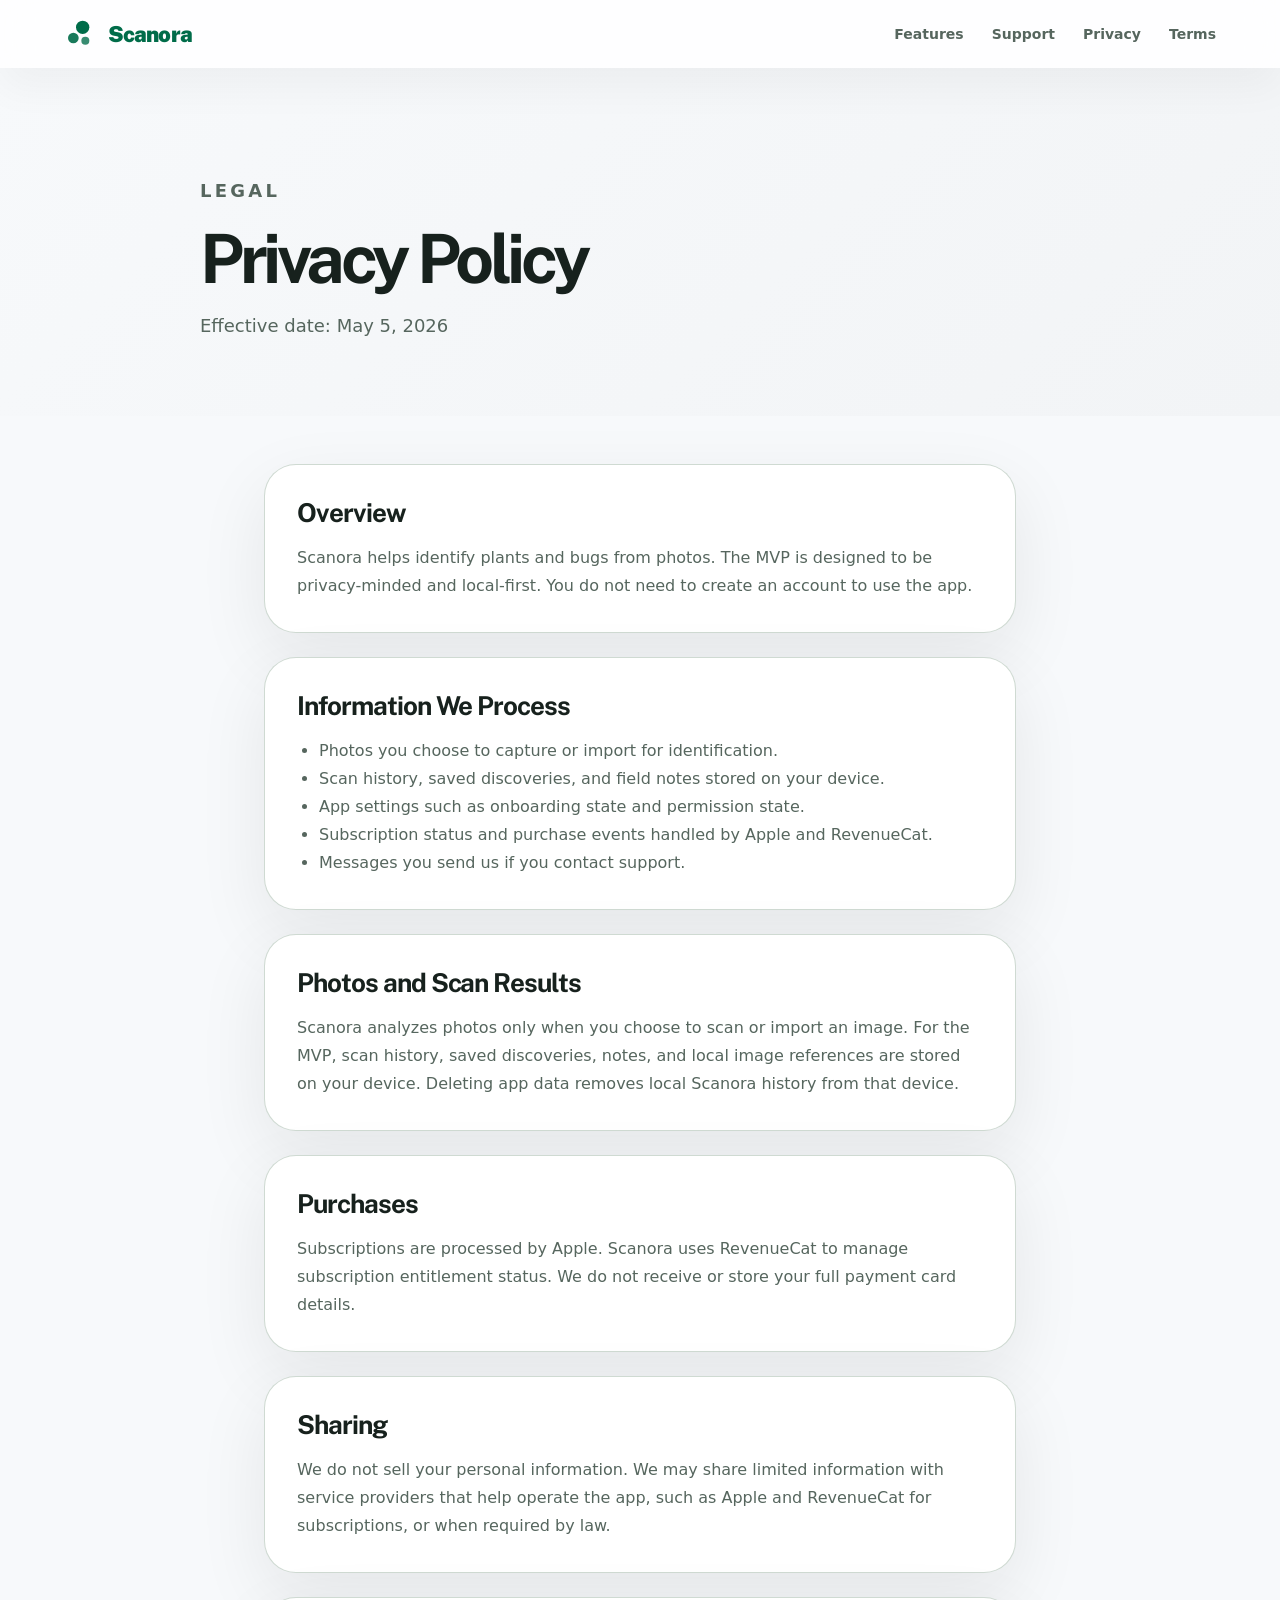
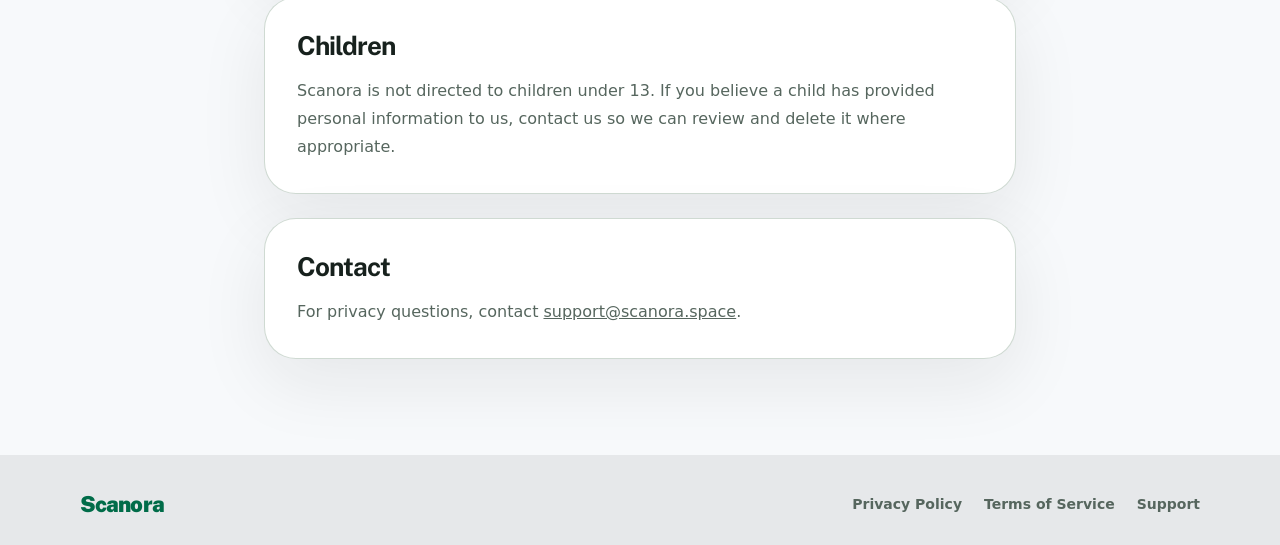
<file: privacy/index.html>
<!doctype html>
<html lang="en">
  <head>
    <meta charset="utf-8" />
    <meta http-equiv="refresh" content="0; url=../privacy.html" />
    <link rel="canonical" href="https://scanora.space/privacy.html" />
    <title>Privacy Policy - Scanora</title>
  </head>
  <body>
    <p><a href="../privacy.html">Privacy Policy</a></p>
  </body>
</html>
</file>
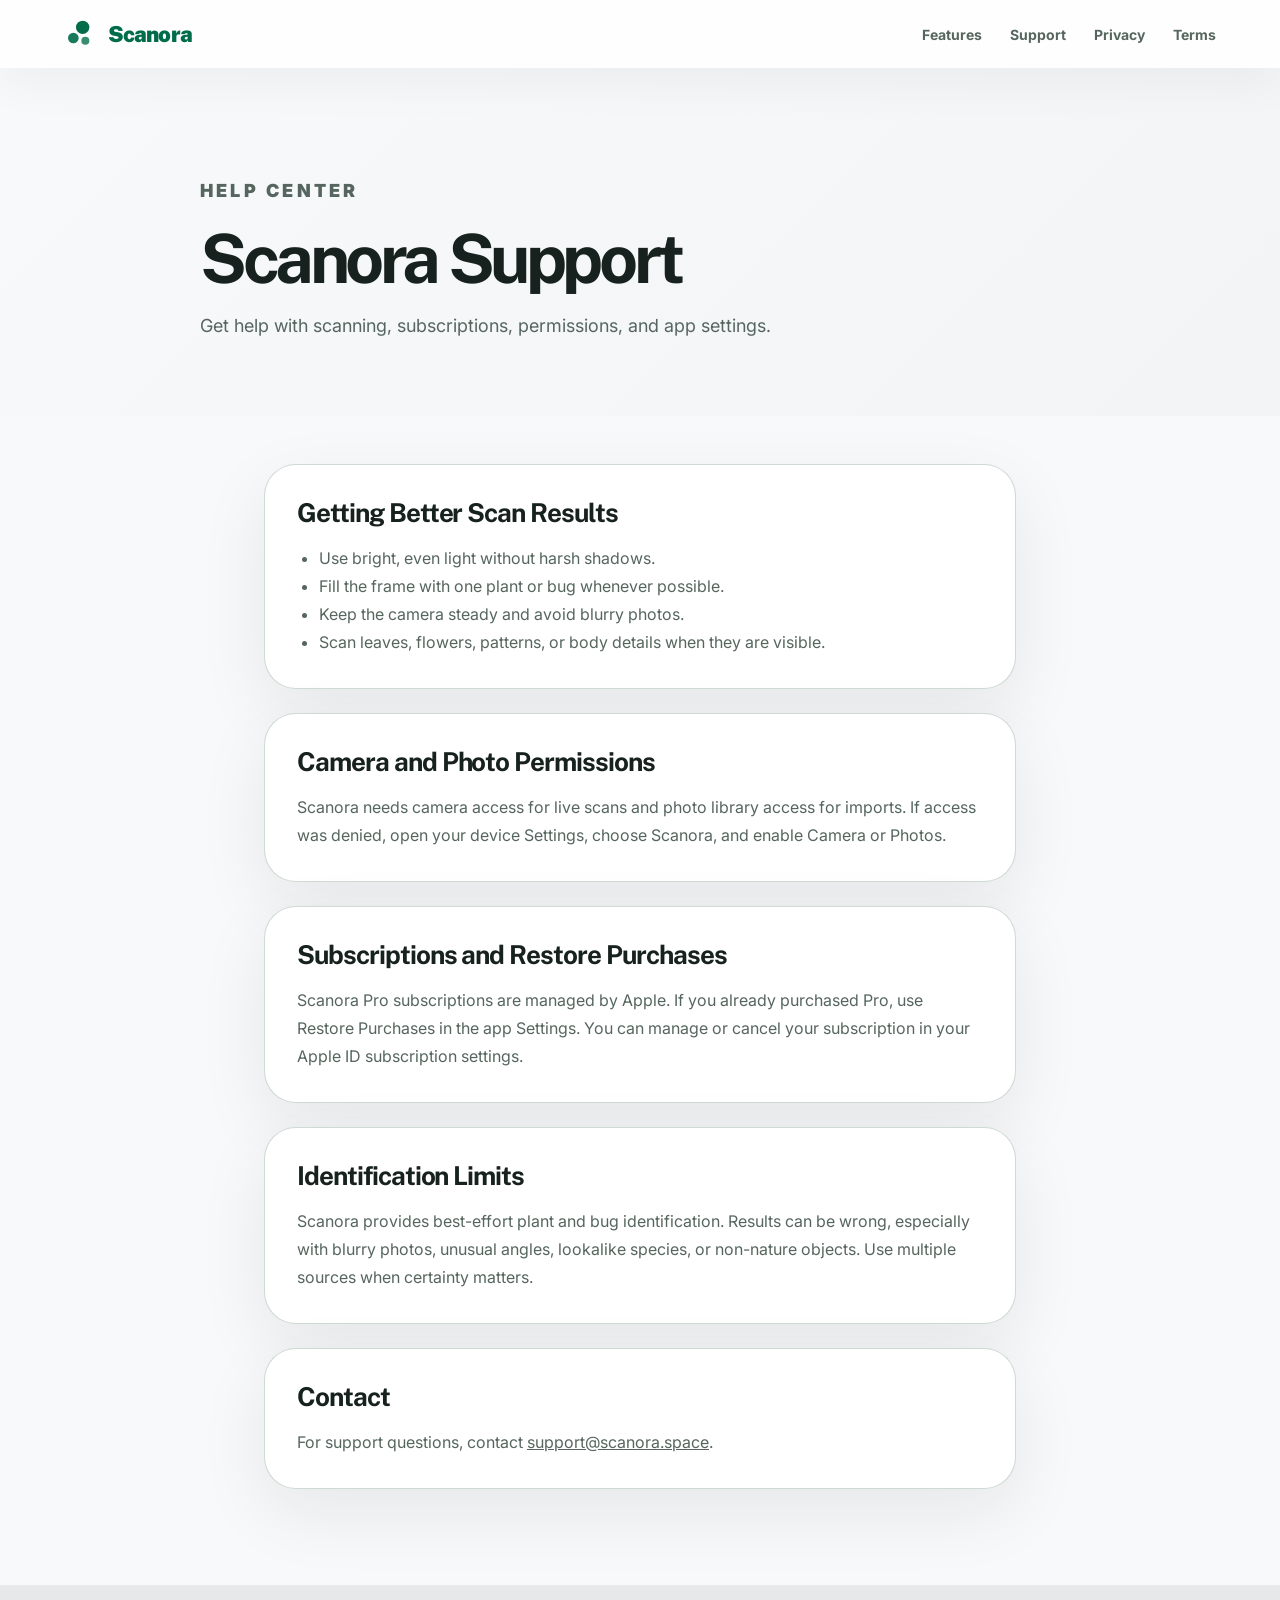
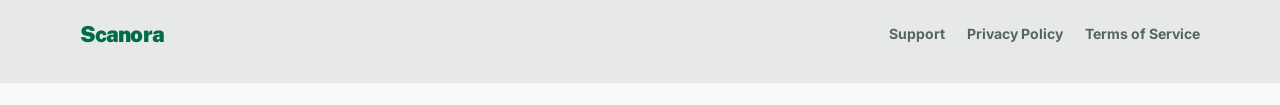
<file: support/index.html>
<!doctype html>
<html lang="en">
  <head>
    <meta charset="utf-8" />
    <meta http-equiv="refresh" content="0; url=../support.html" />
    <link rel="canonical" href="https://scanora.space/support.html" />
    <title>Support - Scanora</title>
  </head>
  <body>
    <p><a href="../support.html">Scanora Support</a></p>
  </body>
</html>
</file>
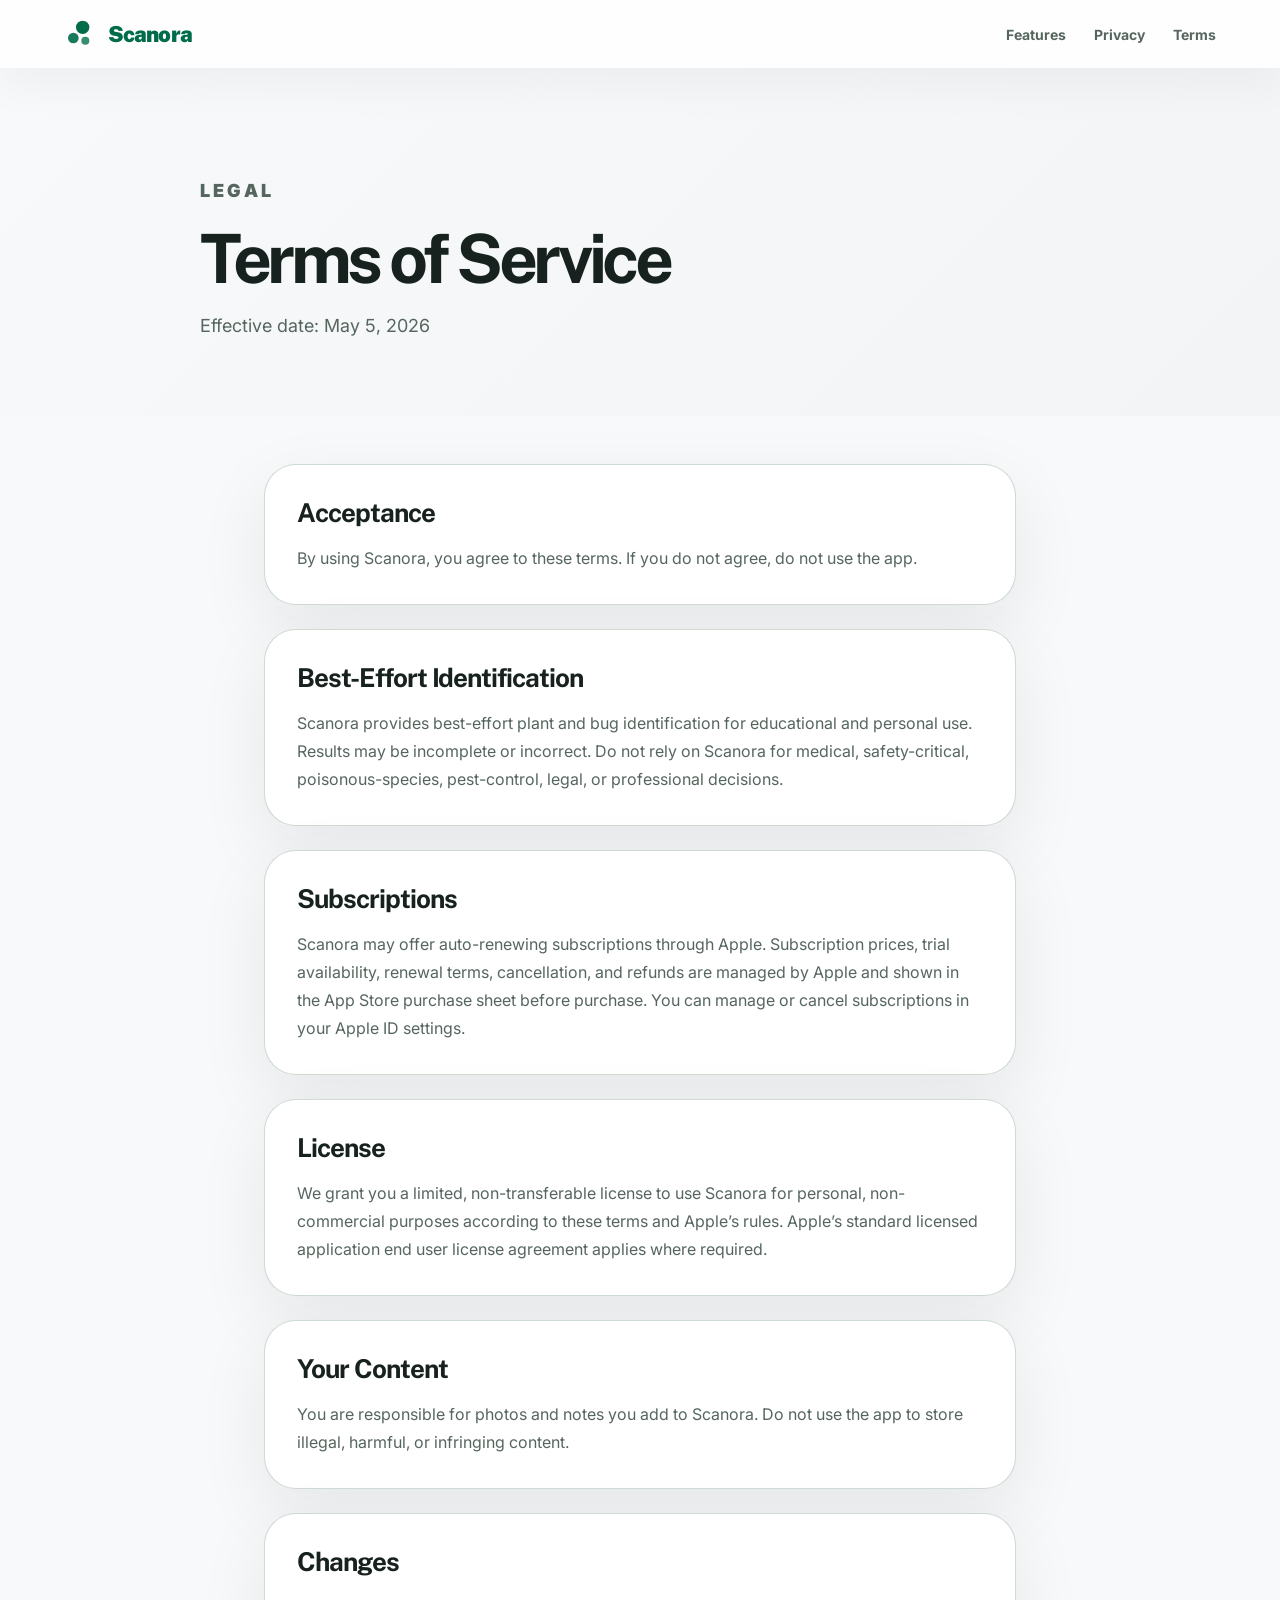
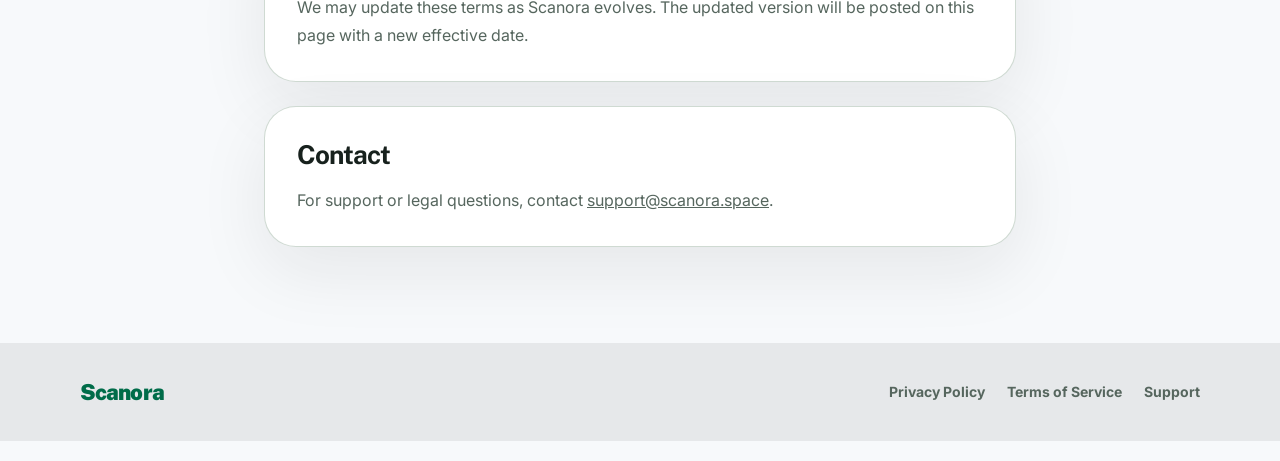
<file: terms/index.html>
<!doctype html>
<html lang="en">
  <head>
    <meta charset="utf-8" />
    <meta http-equiv="refresh" content="0; url=../terms.html" />
    <link rel="canonical" href="https://scanora.space/terms.html" />
    <title>Terms of Service - Scanora</title>
  </head>
  <body>
    <p><a href="../terms.html">Terms of Service</a></p>
  </body>
</html>
</file>
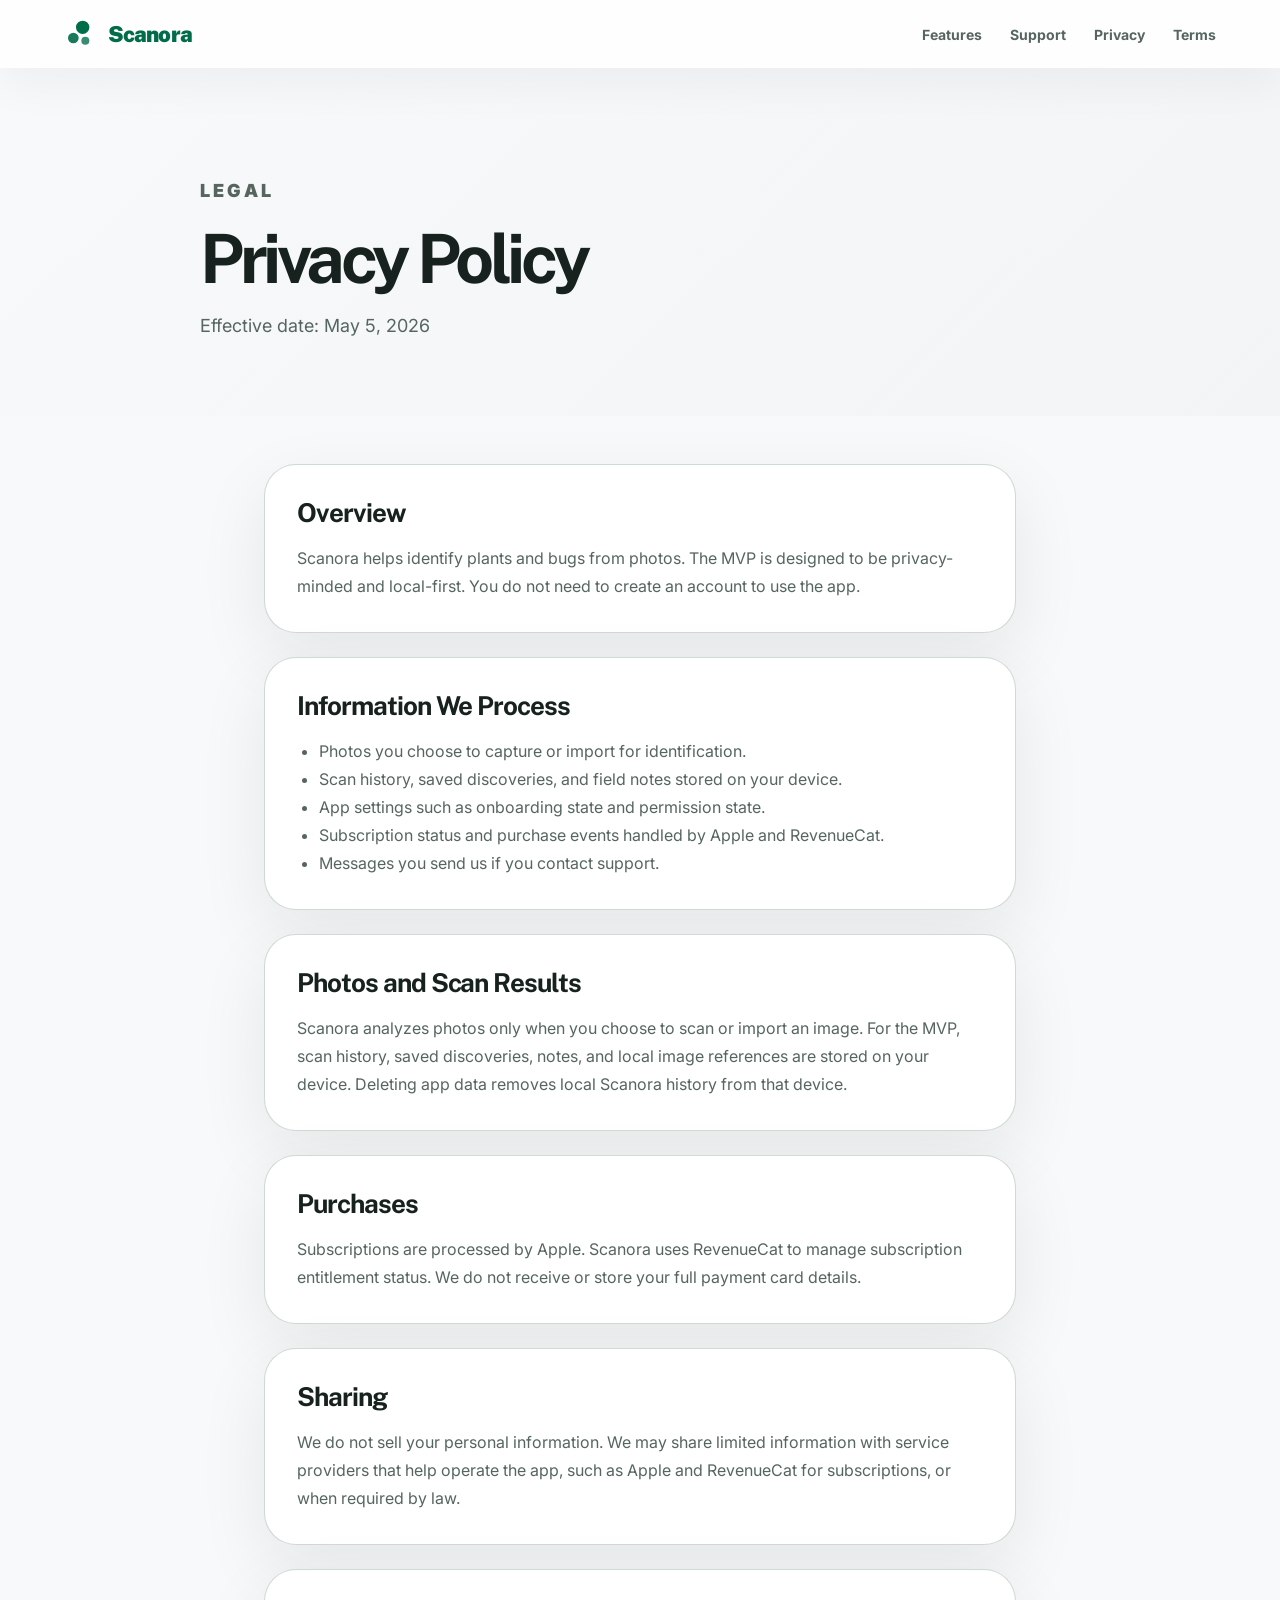
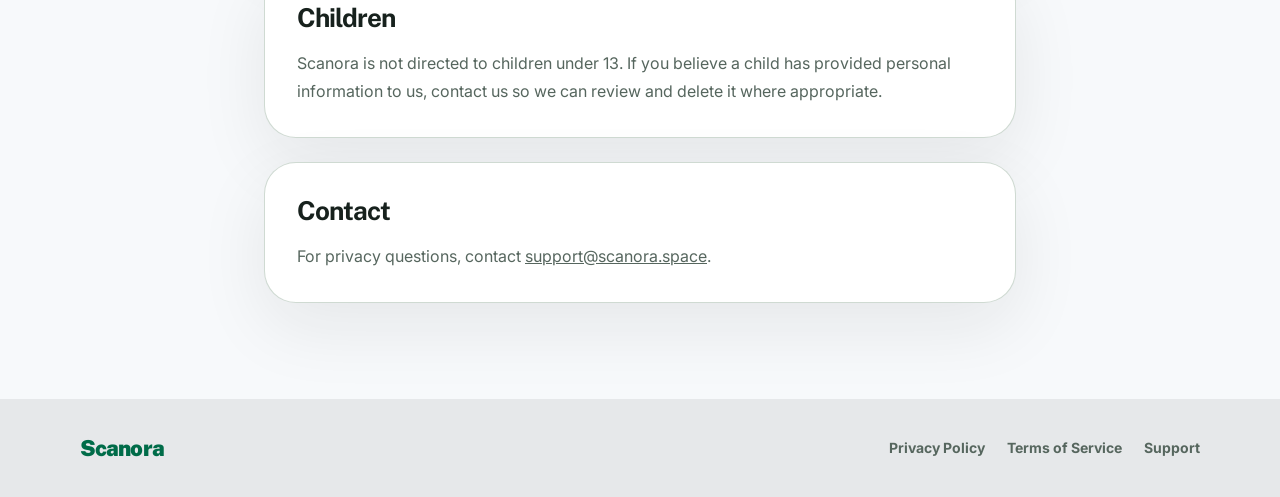
<file: privacy.html>
<!doctype html>
<html lang="en">
  <head>
    <meta charset="utf-8" />
    <meta name="viewport" content="width=device-width, initial-scale=1" />
    <title>Privacy Policy - Scanora</title>
    <meta name="description" content="Scanora privacy policy." />
    <link rel="canonical" href="https://scanora.space/privacy.html" />
    <link rel="stylesheet" href="./styles.css" />
    <link rel="preconnect" href="https://fonts.googleapis.com" />
    <link rel="preconnect" href="https://fonts.gstatic.com" crossorigin />
    <link
      href="https://fonts.googleapis.com/css2?family=Inter:wght@400;500;600;700;800;900&family=Public+Sans:wght@600;700;800;900&display=swap"
      rel="stylesheet"
    />
  </head>
  <body>
    <header class="nav">
      <a class="brand" href="./index.html" aria-label="Scanora home">
        <svg class="brand-mark" viewBox="0 0 48 48" aria-hidden="true">
          <circle cx="14" cy="30" r="8" fill="currentColor" opacity="0.9"></circle>
          <circle cx="28" cy="14" r="10" fill="currentColor"></circle>
          <circle cx="32" cy="34" r="6" fill="currentColor" opacity="0.78"></circle>
        </svg>
        Scanora
      </a>
      <nav class="nav-links" aria-label="Primary navigation">
        <a href="./index.html#features">Features</a>
        <a href="./support.html">Support</a>
        <a href="./privacy.html">Privacy</a>
        <a href="./terms.html">Terms</a>
      </nav>
    </header>

    <main>
      <section class="legal-hero">
        <div class="legal-hero-inner">
          <p class="eyebrow">Legal</p>
          <h1>Privacy Policy</h1>
          <p>Effective date: May 5, 2026</p>
        </div>
      </section>

      <section class="legal-content">
        <article class="legal-card">
          <h2>Overview</h2>
          <p>
            Scanora helps identify plants and bugs from photos. The MVP is designed to be
            privacy-minded and local-first. You do not need to create an account to use the app.
          </p>
        </article>

        <article class="legal-card">
          <h2>Information We Process</h2>
          <ul>
            <li>Photos you choose to capture or import for identification.</li>
            <li>Scan history, saved discoveries, and field notes stored on your device.</li>
            <li>App settings such as onboarding state and permission state.</li>
            <li>Subscription status and purchase events handled by Apple and RevenueCat.</li>
            <li>Messages you send us if you contact support.</li>
          </ul>
        </article>

        <article class="legal-card">
          <h2>Photos and Scan Results</h2>
          <p>
            Scanora analyzes photos only when you choose to scan or import an image. For the MVP,
            scan history, saved discoveries, notes, and local image references are stored on your
            device. Deleting app data removes local Scanora history from that device.
          </p>
        </article>

        <article class="legal-card">
          <h2>Purchases</h2>
          <p>
            Subscriptions are processed by Apple. Scanora uses RevenueCat to manage subscription
            entitlement status. We do not receive or store your full payment card details.
          </p>
        </article>

        <article class="legal-card">
          <h2>Sharing</h2>
          <p>
            We do not sell your personal information. We may share limited information with service
            providers that help operate the app, such as Apple and RevenueCat for subscriptions, or
            when required by law.
          </p>
        </article>

        <article class="legal-card">
          <h2>Children</h2>
          <p>
            Scanora is not directed to children under 13. If you believe a child has provided
            personal information to us, contact us so we can review and delete it where appropriate.
          </p>
        </article>

        <article class="legal-card">
          <h2>Contact</h2>
          <p>
            For privacy questions, contact
            <a href="mailto:support@scanora.space">support@scanora.space</a>.
          </p>
        </article>
      </section>
    </main>

    <footer class="footer">
      <div class="footer-inner">
        <a class="brand" href="./index.html" aria-label="Scanora home">Scanora</a>
        <div class="footer-links">
          <a href="./privacy.html">Privacy Policy</a>
          <a href="./terms.html">Terms of Service</a>
          <a href="./support.html">Support</a>
        </div>
      </div>
    </footer>
  </body>
</html>
</file>
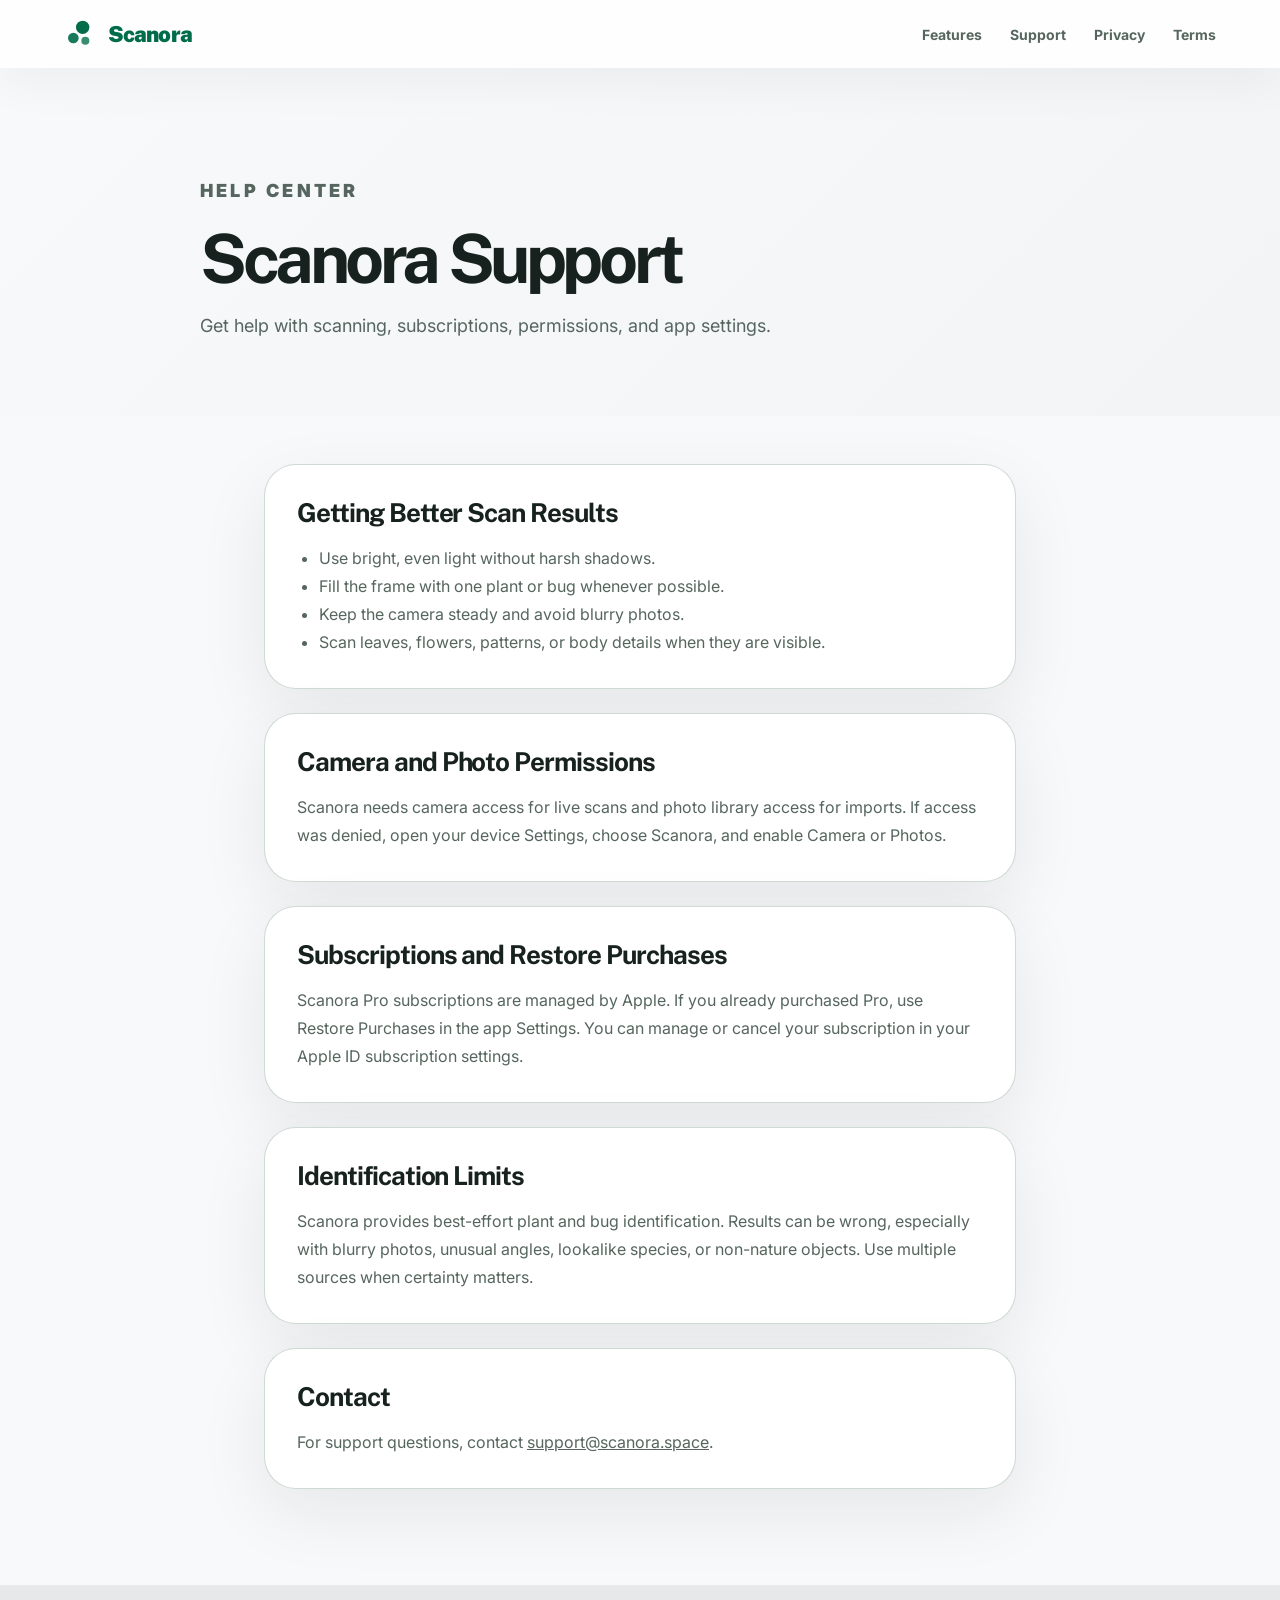
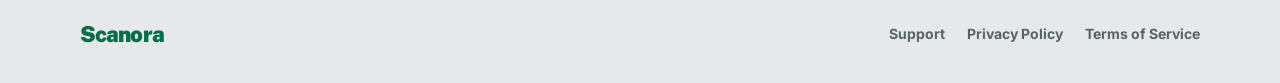
<file: support.html>
<!doctype html>
<html lang="en">
  <head>
    <meta charset="utf-8" />
    <meta name="viewport" content="width=device-width, initial-scale=1" />
    <title>Support - Scanora</title>
    <meta name="description" content="Scanora support and help center." />
    <link rel="canonical" href="https://scanora.space/support.html" />
    <link rel="stylesheet" href="./styles.css" />
    <link rel="preconnect" href="https://fonts.googleapis.com" />
    <link rel="preconnect" href="https://fonts.gstatic.com" crossorigin />
    <link
      href="https://fonts.googleapis.com/css2?family=Inter:wght@400;500;600;700;800;900&family=Public+Sans:wght@600;700;800;900&display=swap"
      rel="stylesheet"
    />
  </head>
  <body>
    <header class="nav">
      <a class="brand" href="./index.html" aria-label="Scanora home">
        <svg class="brand-mark" viewBox="0 0 48 48" aria-hidden="true">
          <circle cx="14" cy="30" r="8" fill="currentColor" opacity="0.9"></circle>
          <circle cx="28" cy="14" r="10" fill="currentColor"></circle>
          <circle cx="32" cy="34" r="6" fill="currentColor" opacity="0.78"></circle>
        </svg>
        Scanora
      </a>
      <nav class="nav-links" aria-label="Primary navigation">
        <a href="./index.html#features">Features</a>
        <a href="./support.html">Support</a>
        <a href="./privacy.html">Privacy</a>
        <a href="./terms.html">Terms</a>
      </nav>
    </header>

    <main>
      <section class="legal-hero">
        <div class="legal-hero-inner">
          <p class="eyebrow">Help Center</p>
          <h1>Scanora Support</h1>
          <p>Get help with scanning, subscriptions, permissions, and app settings.</p>
        </div>
      </section>

      <section class="legal-content">
        <article class="legal-card">
          <h2>Getting Better Scan Results</h2>
          <ul>
            <li>Use bright, even light without harsh shadows.</li>
            <li>Fill the frame with one plant or bug whenever possible.</li>
            <li>Keep the camera steady and avoid blurry photos.</li>
            <li>Scan leaves, flowers, patterns, or body details when they are visible.</li>
          </ul>
        </article>

        <article class="legal-card">
          <h2>Camera and Photo Permissions</h2>
          <p>
            Scanora needs camera access for live scans and photo library access for imports. If
            access was denied, open your device Settings, choose Scanora, and enable Camera or
            Photos.
          </p>
        </article>

        <article class="legal-card">
          <h2>Subscriptions and Restore Purchases</h2>
          <p>
            Scanora Pro subscriptions are managed by Apple. If you already purchased Pro, use
            Restore Purchases in the app Settings. You can manage or cancel your subscription in
            your Apple ID subscription settings.
          </p>
        </article>

        <article class="legal-card">
          <h2>Identification Limits</h2>
          <p>
            Scanora provides best-effort plant and bug identification. Results can be wrong,
            especially with blurry photos, unusual angles, lookalike species, or non-nature objects.
            Use multiple sources when certainty matters.
          </p>
        </article>

        <article class="legal-card">
          <h2>Contact</h2>
          <p>
            For support questions, contact
            <a href="mailto:support@scanora.space">support@scanora.space</a>.
          </p>
        </article>
      </section>
    </main>

    <footer class="footer">
      <div class="footer-inner">
        <a class="brand" href="./index.html" aria-label="Scanora home">Scanora</a>
        <div class="footer-links">
          <a href="./support.html">Support</a>
          <a href="./privacy.html">Privacy Policy</a>
          <a href="./terms.html">Terms of Service</a>
        </div>
      </div>
    </footer>
  </body>
</html>
</file>
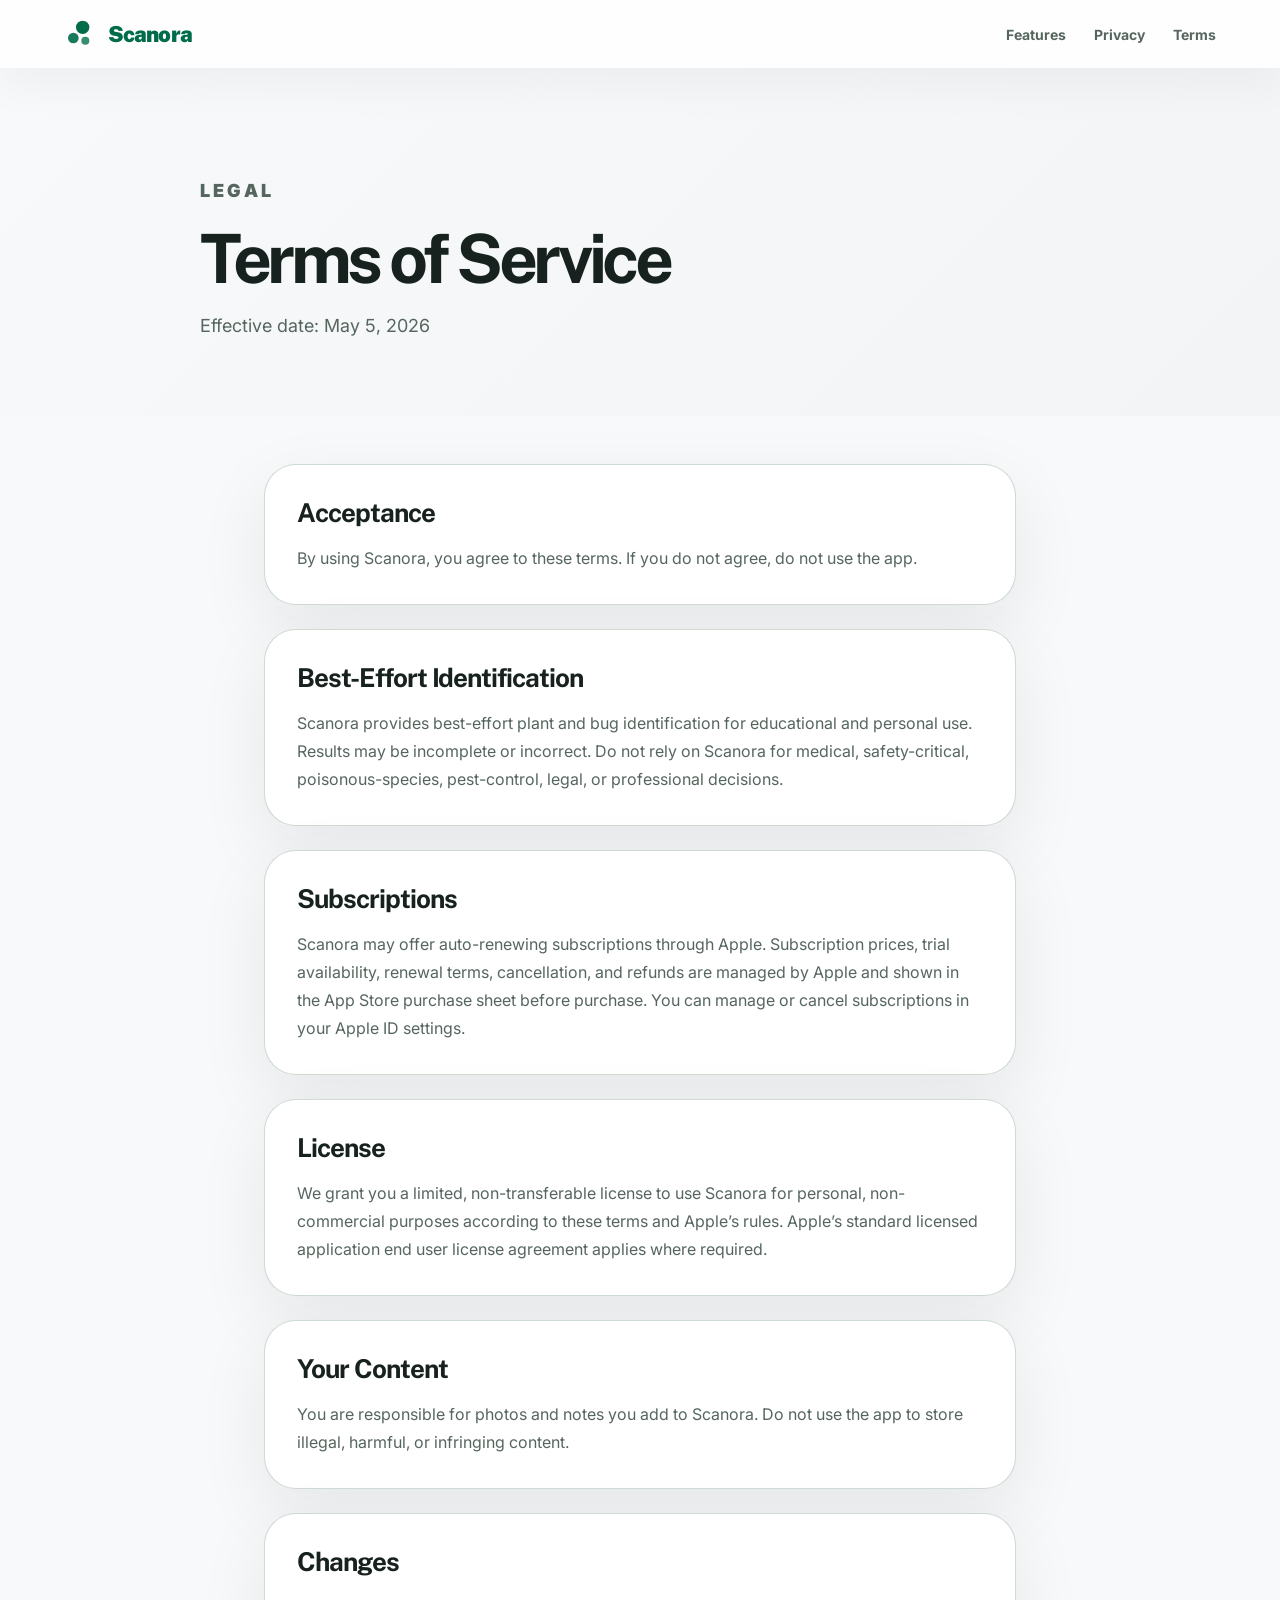
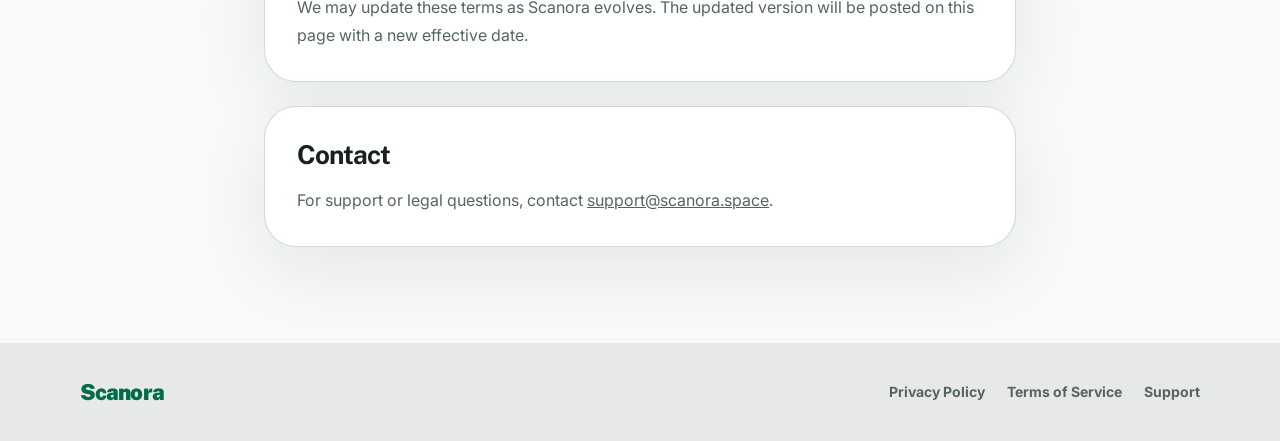
<file: terms.html>
<!doctype html>
<html lang="en">
  <head>
    <meta charset="utf-8" />
    <meta name="viewport" content="width=device-width, initial-scale=1" />
    <title>Terms of Service - Scanora</title>
    <meta name="description" content="Scanora terms of service." />
    <link rel="canonical" href="https://scanora.space/terms.html" />
    <link rel="stylesheet" href="./styles.css" />
    <link rel="preconnect" href="https://fonts.googleapis.com" />
    <link rel="preconnect" href="https://fonts.gstatic.com" crossorigin />
    <link
      href="https://fonts.googleapis.com/css2?family=Inter:wght@400;500;600;700;800;900&family=Public+Sans:wght@600;700;800;900&display=swap"
      rel="stylesheet"
    />
  </head>
  <body>
    <header class="nav">
      <a class="brand" href="./index.html" aria-label="Scanora home">
        <svg class="brand-mark" viewBox="0 0 48 48" aria-hidden="true">
          <circle cx="14" cy="30" r="8" fill="currentColor" opacity="0.9"></circle>
          <circle cx="28" cy="14" r="10" fill="currentColor"></circle>
          <circle cx="32" cy="34" r="6" fill="currentColor" opacity="0.78"></circle>
        </svg>
        Scanora
      </a>
      <nav class="nav-links" aria-label="Primary navigation">
        <a href="./index.html#features">Features</a>
        <a href="./privacy.html">Privacy</a>
        <a href="./terms.html">Terms</a>
      </nav>
    </header>

    <main>
      <section class="legal-hero">
        <div class="legal-hero-inner">
          <p class="eyebrow">Legal</p>
          <h1>Terms of Service</h1>
          <p>Effective date: May 5, 2026</p>
        </div>
      </section>

      <section class="legal-content">
        <article class="legal-card">
          <h2>Acceptance</h2>
          <p>
            By using Scanora, you agree to these terms. If you do not agree, do not use the app.
          </p>
        </article>

        <article class="legal-card">
          <h2>Best-Effort Identification</h2>
          <p>
            Scanora provides best-effort plant and bug identification for educational and personal
            use. Results may be incomplete or incorrect. Do not rely on Scanora for medical,
            safety-critical, poisonous-species, pest-control, legal, or professional decisions.
          </p>
        </article>

        <article class="legal-card">
          <h2>Subscriptions</h2>
          <p>
            Scanora may offer auto-renewing subscriptions through Apple. Subscription prices, trial
            availability, renewal terms, cancellation, and refunds are managed by Apple and shown in
            the App Store purchase sheet before purchase. You can manage or cancel subscriptions in
            your Apple ID settings.
          </p>
        </article>

        <article class="legal-card">
          <h2>License</h2>
          <p>
            We grant you a limited, non-transferable license to use Scanora for personal,
            non-commercial purposes according to these terms and Apple’s rules. Apple’s standard
            licensed application end user license agreement applies where required.
          </p>
        </article>

        <article class="legal-card">
          <h2>Your Content</h2>
          <p>
            You are responsible for photos and notes you add to Scanora. Do not use the app to store
            illegal, harmful, or infringing content.
          </p>
        </article>

        <article class="legal-card">
          <h2>Changes</h2>
          <p>
            We may update these terms as Scanora evolves. The updated version will be posted on this
            page with a new effective date.
          </p>
        </article>

        <article class="legal-card">
          <h2>Contact</h2>
          <p>
            For support or legal questions, contact
            <a href="mailto:support@scanora.space">support@scanora.space</a>.
          </p>
        </article>
      </section>
    </main>

    <footer class="footer">
      <div class="footer-inner">
        <a class="brand" href="./index.html" aria-label="Scanora home">Scanora</a>
        <div class="footer-links">
          <a href="./privacy.html">Privacy Policy</a>
          <a href="./terms.html">Terms of Service</a>
          <a href="mailto:support@scanora.space">Support</a>
        </div>
      </div>
    </footer>
  </body>
</html>
</file>
<file: styles.css>
:root {
  --bg: #f7f9fb;
  --surface: #ffffff;
  --surface-soft: #f2f4f6;
  --surface-muted: #e6e8ea;
  --text: #17211d;
  --muted: #56665e;
  --primary: #006c49;
  --primary-bright: #10b981;
  --primary-soft: #dcfce7;
  --sky: #e0f2fe;
  --amber: #fff1d6;
  --border: #dbe8df;
  --shadow: 0 24px 70px rgba(25, 28, 30, 0.08);
  --font-display: "Public Sans", Inter, ui-sans-serif, system-ui, -apple-system, BlinkMacSystemFont, "Segoe UI", sans-serif;
  --font-body: Inter, ui-sans-serif, system-ui, -apple-system, BlinkMacSystemFont, "Segoe UI", sans-serif;
}

* {
  box-sizing: border-box;
}

html {
  scroll-behavior: smooth;
}

body {
  margin: 0;
  background: var(--bg);
  color: var(--text);
  font-family: var(--font-body);
  -webkit-font-smoothing: antialiased;
}

a {
  color: inherit;
}

.site-shell {
  min-height: 100vh;
  overflow: hidden;
}

.nav {
  align-items: center;
  backdrop-filter: blur(16px);
  background: rgba(255, 255, 255, 0.82);
  box-shadow: 0 20px 40px rgba(25, 28, 30, 0.04);
  display: flex;
  justify-content: space-between;
  padding: 18px clamp(20px, 5vw, 72px);
  position: sticky;
  top: 0;
  z-index: 10;
}

.brand {
  align-items: center;
  color: var(--primary);
  display: inline-flex;
  font-family: var(--font-display);
  font-size: 22px;
  font-weight: 900;
  gap: 12px;
  letter-spacing: -0.04em;
  text-decoration: none;
}

.brand-mark {
  height: 32px;
  width: 32px;
}

.nav-links {
  align-items: center;
  display: flex;
  gap: 28px;
}

.nav-links a {
  color: var(--muted);
  font-size: 14px;
  font-weight: 700;
  text-decoration: none;
}

.nav-links a:hover {
  color: var(--primary);
}

.button {
  align-items: center;
  background: linear-gradient(135deg, var(--primary), var(--primary-bright));
  border: 0;
  border-radius: 999px;
  box-shadow: 0 18px 38px rgba(0, 108, 73, 0.22);
  color: #fff;
  display: inline-flex;
  font-weight: 900;
  justify-content: center;
  min-height: 52px;
  padding: 0 24px;
  text-decoration: none;
}

.button.secondary {
  background: var(--surface);
  border: 1px solid var(--border);
  box-shadow: none;
  color: var(--primary);
}

.hero {
  background:
    radial-gradient(circle at 16% 20%, rgba(16, 185, 129, 0.16), transparent 26%),
    linear-gradient(90deg, var(--bg) 0%, var(--bg) 45%, var(--surface-soft) 45%, var(--surface-soft) 100%);
  min-height: 840px;
  padding: 72px clamp(20px, 5vw, 72px) 96px;
}

.hero-grid {
  align-items: center;
  display: grid;
  gap: clamp(44px, 7vw, 100px);
  grid-template-columns: minmax(0, 1fr) minmax(320px, 0.9fr);
  margin: 0 auto;
  max-width: 1180px;
}

.eyebrow {
  color: var(--primary);
  font-size: 13px;
  font-weight: 900;
  letter-spacing: 0.18em;
  margin: 0 0 18px;
  text-transform: uppercase;
}

h1,
h2,
h3 {
  font-family: var(--font-display);
}

h1 {
  color: var(--text);
  font-size: clamp(50px, 7vw, 86px);
  letter-spacing: -0.065em;
  line-height: 0.98;
  margin: 0;
  max-width: 720px;
}

.hero-copy {
  max-width: 640px;
}

.hero-copy p {
  color: var(--muted);
  font-size: clamp(18px, 2vw, 22px);
  line-height: 1.7;
  margin: 28px 0 0;
}

.hero-actions {
  display: flex;
  flex-wrap: wrap;
  gap: 14px;
  margin-top: 38px;
}

.availability {
  color: var(--muted);
  font-size: 14px;
  font-weight: 700;
  margin-top: 18px;
}

.phone-stage {
  align-items: center;
  display: flex;
  justify-content: center;
  min-height: 680px;
  position: relative;
}

.phone-glow {
  background: rgba(16, 185, 129, 0.2);
  border-radius: 999px;
  filter: blur(60px);
  height: 360px;
  position: absolute;
  transform: translate(34px, 58px);
  width: 360px;
}

.phone {
  background: #07130f;
  border-radius: 46px;
  box-shadow: 0 36px 80px rgba(4, 30, 20, 0.22);
  padding: 12px;
  position: relative;
  transform: rotate(3deg);
  width: min(340px, 86vw);
}

.phone-screen {
  background: linear-gradient(180deg, #fbfffd, #eefbf4);
  border-radius: 36px;
  min-height: 660px;
  overflow: hidden;
  padding: 24px;
  position: relative;
}

.phone-notch {
  background: #07130f;
  border-radius: 0 0 18px 18px;
  height: 28px;
  left: 50%;
  position: absolute;
  top: 0;
  transform: translateX(-50%);
  width: 116px;
}

.scan-frame {
  background:
    linear-gradient(180deg, rgba(7, 19, 15, 0.06), rgba(7, 19, 15, 0.26)),
    radial-gradient(circle at 42% 44%, #7ee7a9 0 10%, transparent 11%),
    radial-gradient(circle at 55% 40%, #2ddc83 0 8%, transparent 9%),
    linear-gradient(135deg, #174f31, #9ee5b8);
  border-radius: 30px;
  height: 310px;
  margin-top: 36px;
  overflow: hidden;
  position: relative;
}

.scan-target {
  border: 4px solid rgba(255, 255, 255, 0.9);
  border-radius: 26px;
  height: 170px;
  left: 50%;
  position: absolute;
  top: 50%;
  transform: translate(-50%, -50%);
  width: 190px;
}

.phone-card {
  background: rgba(255, 255, 255, 0.9);
  border: 1px solid var(--border);
  border-radius: 26px;
  box-shadow: 0 18px 42px rgba(25, 28, 30, 0.08);
  margin-top: -44px;
  padding: 20px;
  position: relative;
}

.pill {
  background: var(--primary-soft);
  border-radius: 999px;
  color: var(--primary);
  display: inline-flex;
  font-size: 12px;
  font-weight: 900;
  letter-spacing: 0.08em;
  padding: 7px 12px;
  text-transform: uppercase;
}

.phone-card h3 {
  font-size: 24px;
  letter-spacing: -0.04em;
  margin: 14px 0 6px;
}

.phone-card p {
  color: var(--muted);
  line-height: 1.55;
  margin: 0;
}

.confidence {
  align-items: center;
  display: flex;
  gap: 10px;
  margin-top: 18px;
}

.confidence-bar {
  background: #d9efe4;
  border-radius: 999px;
  flex: 1;
  height: 10px;
  overflow: hidden;
}

.confidence-bar span {
  background: linear-gradient(90deg, var(--primary), var(--primary-bright));
  display: block;
  height: 100%;
  width: 82%;
}

.section {
  padding: 96px clamp(20px, 5vw, 72px);
}

.section.soft {
  background: var(--surface-soft);
}

.section-inner {
  margin: 0 auto;
  max-width: 1120px;
}

.section-heading {
  margin-bottom: 44px;
  max-width: 760px;
}

.section-heading h2 {
  font-size: clamp(36px, 5vw, 58px);
  letter-spacing: -0.055em;
  line-height: 1.05;
  margin: 0;
}

.section-heading p {
  color: var(--muted);
  font-size: 18px;
  line-height: 1.7;
  margin: 18px 0 0;
}

.feature-grid {
  display: grid;
  gap: 24px;
  grid-template-columns: repeat(3, minmax(0, 1fr));
}

.feature-card,
.legal-card,
.support-card {
  background: var(--surface);
  border: 1px solid rgba(187, 202, 191, 0.7);
  border-radius: 32px;
  box-shadow: var(--shadow);
  padding: 32px;
}

.icon {
  align-items: center;
  background: var(--primary-soft);
  border-radius: 999px;
  color: var(--primary);
  display: inline-flex;
  font-size: 28px;
  font-weight: 900;
  height: 58px;
  justify-content: center;
  margin-bottom: 22px;
  width: 58px;
}

.feature-card h3,
.support-card h3 {
  font-size: 25px;
  letter-spacing: -0.04em;
  margin: 0 0 12px;
}

.feature-card p,
.support-card p,
.legal-card p,
.legal-card li {
  color: var(--muted);
  font-size: 16px;
  line-height: 1.75;
}

.privacy-band {
  background: linear-gradient(135deg, #063f2d, #10b981);
  border-radius: 42px;
  color: #fff;
  display: grid;
  gap: 28px;
  grid-template-columns: 1.2fr 0.8fr;
  margin-top: 20px;
  overflow: hidden;
  padding: clamp(32px, 5vw, 56px);
}

.privacy-band h2 {
  font-size: clamp(34px, 5vw, 58px);
  letter-spacing: -0.055em;
  line-height: 1.05;
  margin: 0;
}

.privacy-band p {
  color: rgba(255, 255, 255, 0.82);
  font-size: 18px;
  line-height: 1.75;
  margin: 20px 0 0;
}

.privacy-list {
  display: grid;
  gap: 12px;
}

.privacy-list div {
  background: rgba(255, 255, 255, 0.12);
  border: 1px solid rgba(255, 255, 255, 0.16);
  border-radius: 999px;
  font-weight: 800;
  padding: 14px 18px;
}

.footer {
  background: var(--surface-muted);
  padding: 36px clamp(20px, 5vw, 72px);
}

.footer-inner {
  align-items: center;
  display: flex;
  gap: 24px;
  justify-content: space-between;
  margin: 0 auto;
  max-width: 1120px;
}

.footer-links {
  display: flex;
  flex-wrap: wrap;
  gap: 22px;
}

.footer-links a {
  color: var(--muted);
  font-size: 14px;
  font-weight: 700;
  text-decoration: none;
}

.legal-hero {
  background: linear-gradient(135deg, var(--bg), var(--surface-soft));
  padding: 88px clamp(20px, 5vw, 72px) 56px;
}

.legal-hero-inner,
.legal-content {
  margin: 0 auto;
  max-width: 880px;
}

.legal-hero h1 {
  font-size: clamp(42px, 6vw, 68px);
}

.legal-hero p {
  color: var(--muted);
  font-size: 18px;
  line-height: 1.7;
  margin-top: 20px;
}

.legal-content {
  display: grid;
  gap: 24px;
  padding: 48px clamp(20px, 5vw, 72px) 96px;
}

.legal-card h2 {
  font-family: var(--font-display);
  font-size: 26px;
  letter-spacing: -0.04em;
  margin: 0 0 12px;
}

.legal-card p,
.legal-card ul {
  margin-bottom: 0;
}

.legal-card ul {
  padding-left: 22px;
}

@media (max-width: 900px) {
  .nav {
    padding: 16px 20px;
  }

  .nav-links {
    display: none;
  }

  .hero {
    background: var(--bg);
    min-height: auto;
    padding-top: 48px;
  }

  .hero-grid,
  .privacy-band {
    grid-template-columns: 1fr;
  }

  .phone-stage {
    min-height: 620px;
  }

  .feature-grid {
    grid-template-columns: 1fr;
  }

  .footer-inner {
    align-items: flex-start;
    flex-direction: column;
  }
}

@media (max-width: 520px) {
  .hero-actions {
    align-items: stretch;
    flex-direction: column;
  }

  .button {
    width: 100%;
  }

  .phone {
    transform: none;
  }

  .section {
    padding-bottom: 70px;
    padding-top: 70px;
  }
}
</file>
